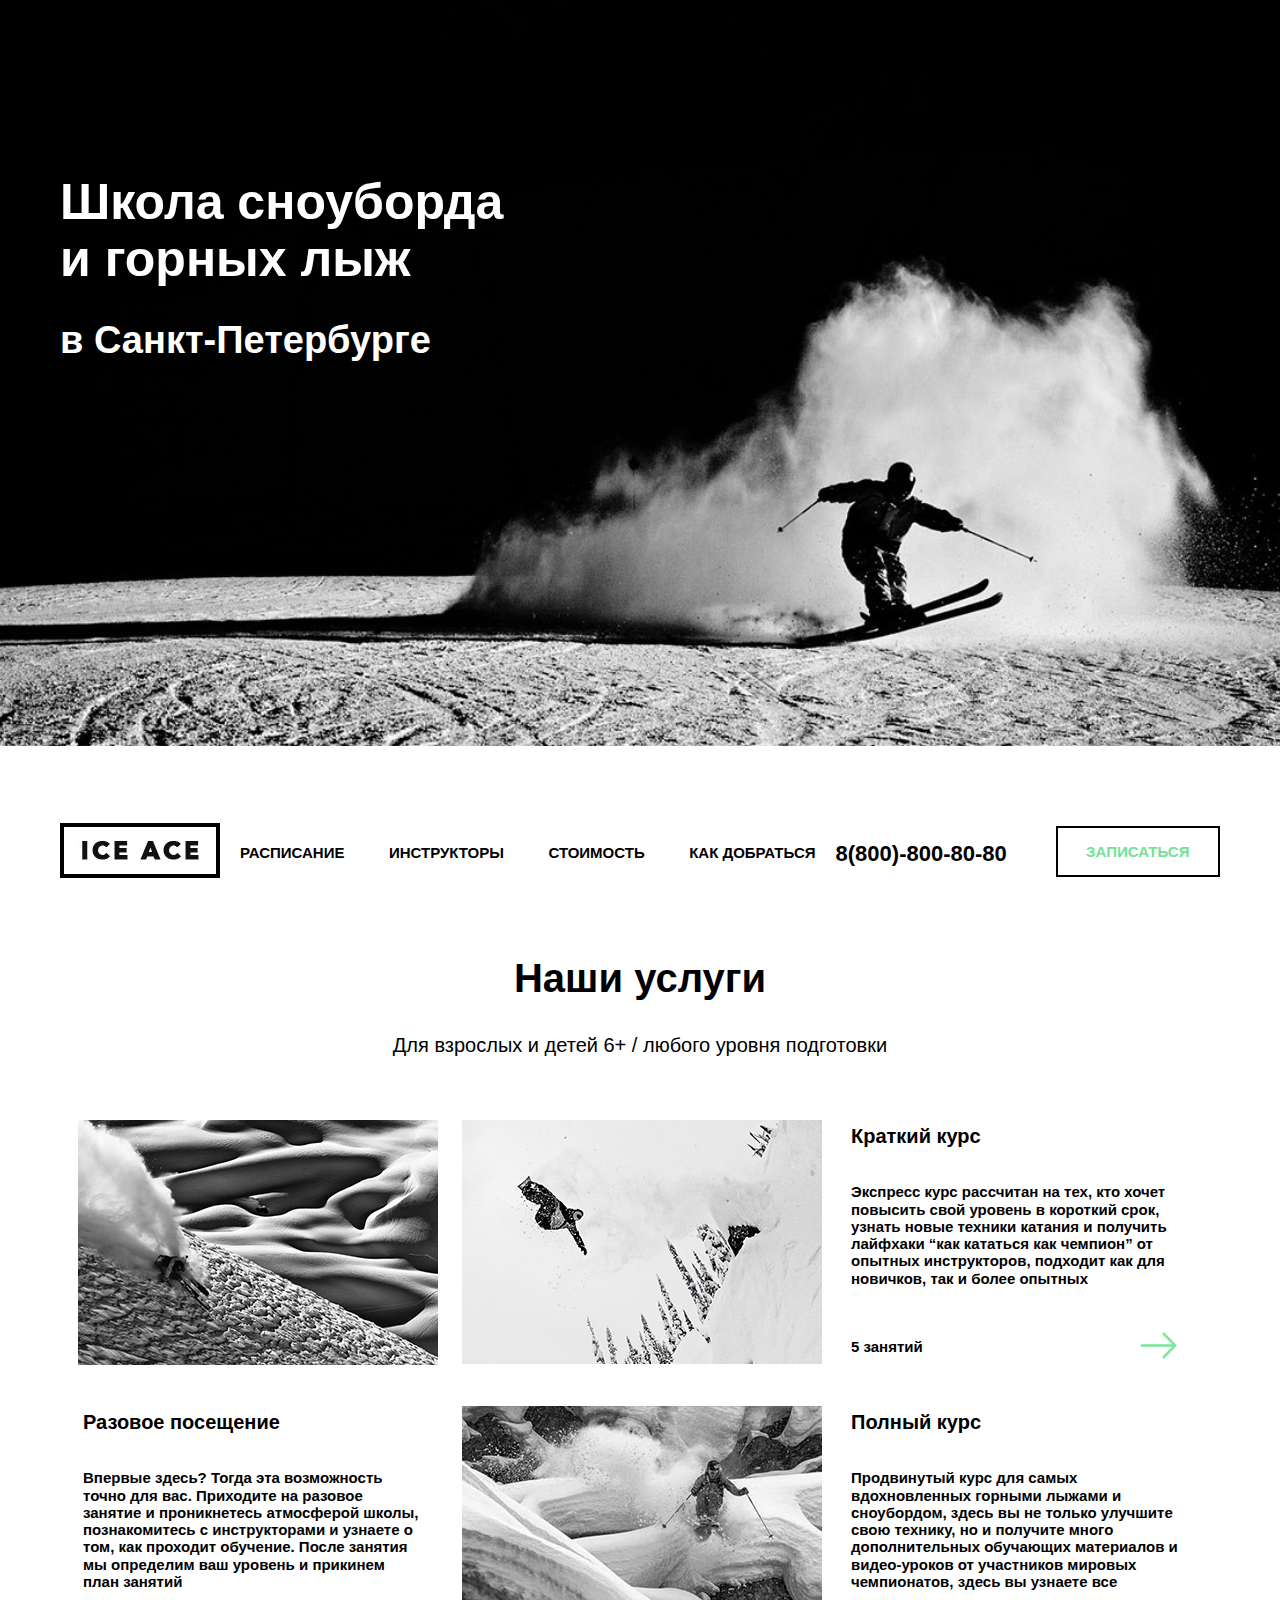
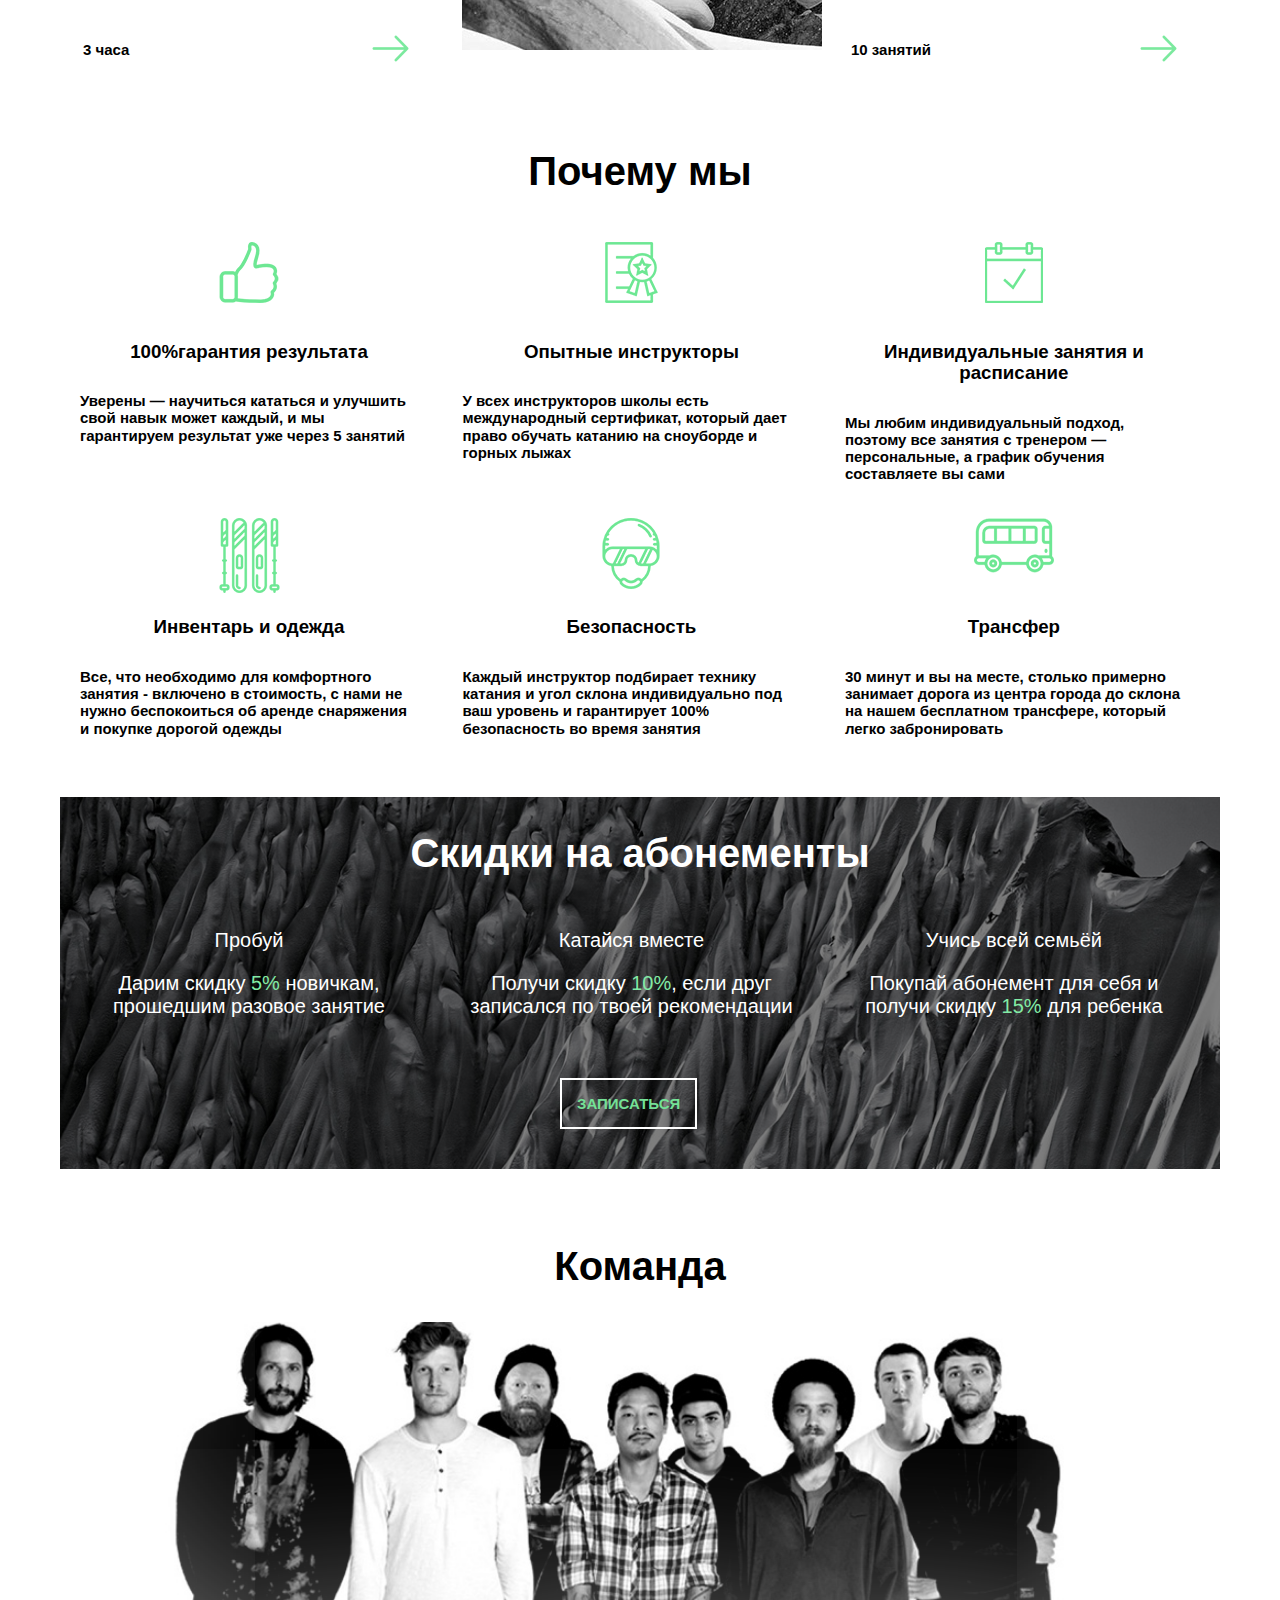
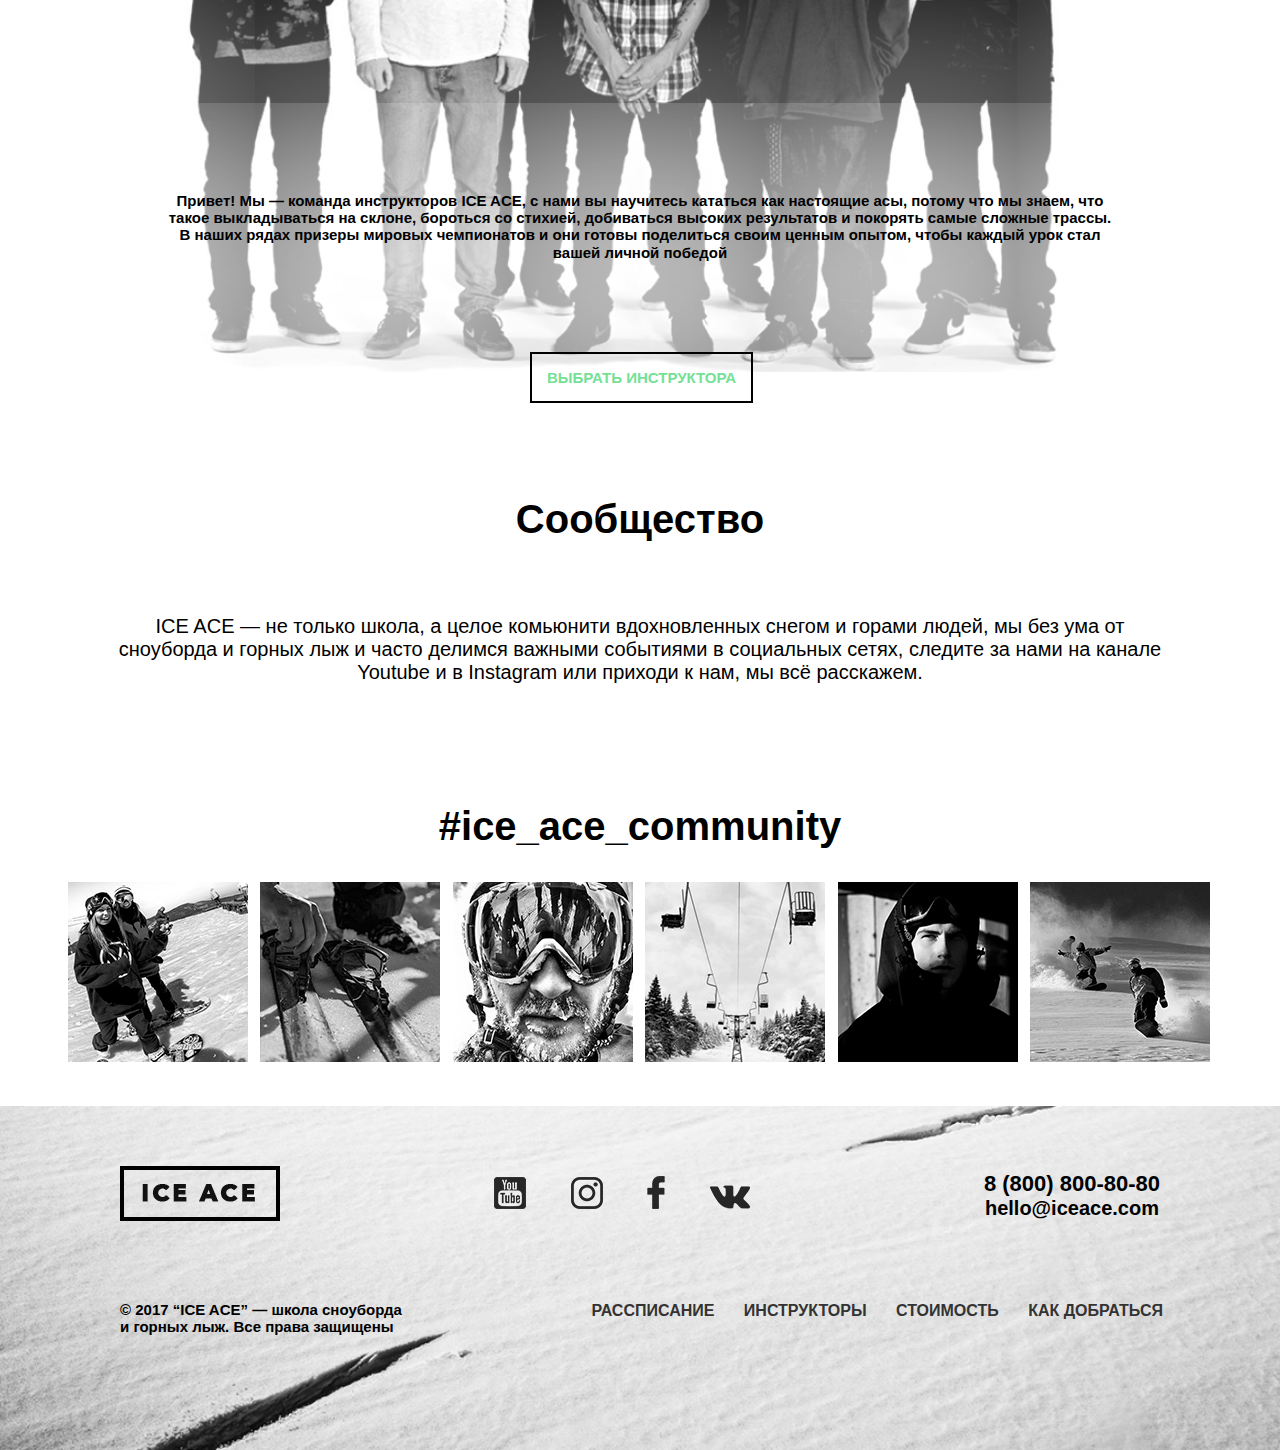
<file: index.html>
<!DOCTYPE html>
<html lang="ru">
<head>
	<meta charset="UTF-8">
	<title>Школа сноуборда и горных лыж</title>
	<link rel="stylesheet" href="style/normalize.css">
	<link rel="stylesheet" href="style/style.css">

</head>
<body>

	<header>
		<div class="promo">
			<div class="container">
			<h1>Школа сноуборда и горных лыж 
				<span>в Санкт-Петербурге</span></h1>
			</div>
		</div>

		<div class="container">

			<div class="logo">
				<img src="img/logo.jpg" alt="Logo">		
			</div>

			<nav>
				<ul class="main">
					<li><a class="main-link" href="schedule.html">Расписание</a></li>
					<li><a class="main-link" href="instructors.html">Инструкторы</a></li>
					<li><a class="main-link" href="#">Стоимость</a></li>
					<li><a class="main-link" href="#">Как добраться</a></li>
				</ul>
			</nav>

			<a class="phone" href="tel:+7(800)-800-80-80">8(800)-800-80-80</a>
			<a class="button" href="schedule.html">Записаться</a>
		
		</div>				
	</header>

	<main>
		
		<section class="services">
			<div class="container">
			<h2>Наши услуги</h2>
			<p>Для взрослых и детей 6+ / любого уровня подготовки </p>
			<div class="box">
				<div class="img"><img src="img/ski1.jpg" alt="ski1"></div>
				<div class="img"><img src="img/ski2.jpg" alt="ski2"></div>
				<div class="text"> 
					<h3>Краткий курс</h3>
					<p>Экспресс курс рассчитан на тех, кто хочет 
					повысить свой уровень в короткий срок, 
					узнать новые техники катания и получить 
					лайфхаки “как кататься как чемпион” 
					от опытных инструкторов, подходит как 
					для новичков, так и более опытных</p>
					<div class="box-link">
					<p>5 занятий</p>
					<a class="arrow" href="#"></a>
					</div>
				</div>
				<div class="text"> 
					<h3>Разовое посещение</h3>
					<p>Впервые здесь? Тогда эта возможность точно для вас. Приходите на разовое занятие 
					и проникнетесь атмосферой школы, познакомитесь с инструкторами и узнаете 
					о том, как проходит обучение. После занятия мы определим ваш уровень и прикинем план занятий</p>
					<div class="box-link">
						<p>3 часа</p>
						<a class="arrow" href="#"></a>
					</div>
				</div>
				<div class="img"><img src="img/ski3.jpg" alt="ski3"></div>
				<div class="text"> 
				<h3>Полный курс</h3>
				<p>Продвинутый курс для самых вдохновленных 
				горными лыжами и сноубордом, здесь вы 
				не только улучшите свою технику, но 
				и получите много дополнительных обучающих 
				материалов и видео-уроков от участников 
				мировых чемпионатов, здесь вы узнаете все</p>
				<div class="box-link">
					<p>10 занятий</p>
					<a class="arrow" href="#"></a>
				</div>
				</div>
				</div>
			</section>

		<section class="why">
			<div class="container">
				<h2>Почему мы</h2>
				<div class="why-section">
					<div class="why-img">
						<img src="img/like.png" alt="like">
					</div>					
					<h3>100%гарантия результата</h3>
					<p>Уверены — научиться кататься и улучшить свой навык может каждый, и мы гарантируем результат уже через 5 занятий</p>
				</div>
				<div class="why-section">
					<div class="why-img">
						<img src="img/certificate.png" alt="certificate">
					</div>
					<h3>Опытные инструкторы</h3>
					<p>У всех инструкторов школы есть международный сертификат, который дает право обучать катанию на сноуборде и горных лыжах</p>
				</div>
				<div class="why-section">
					<div class="why-img">
						<img src="img/Today-100.png" alt="tick">
					</div>
					<h3>Индивидуальные занятия и расписание</h3>
					<p>Мы любим индивидуальный подход, поэтому все занятия с тренером — персональные, 
а график обучения составляете вы сами</p>
				</div>
				<div class="why-section">
					<div class="why-img">
						<img src="img/ski.png" alt="ski">
					</div>
					<h3>Инвентарь и одежда</h3>
					<p>Все, что необходимо для комфортного занятия - включено в стоимость, с нами не нужно беспокоиться об аренде снаряжения и покупке дорогой одежды</p>
				</div>
				<div class="why-section">
					<div class="why-img">
						<img src="img/snowboard-helmet.png" alt="helmet">
					</div>					
					<h3>Безопасность</h3>
					<p>Каждый инструктор подбирает технику катания и угол склона индивидуально под ваш уровень и гарантирует 100% безопасность во время занятия</p>
				</div>
				<div class="why-section">
					<div class="why-img">
						<img src="img/bus.png" alt="bus">
					</div>
					<h3>Трансфер</h3>
					<p>30 минут и вы на месте, столько примерно занимает дорога из центра города до склона на нашем бесплатном трансфере, который легко забронировать</p>
				</div>
			</div>
		</section>

		<section class="discounts">
			<div class="container">
				<h2>Скидки на абонементы</h2>
				<div class="sales">
					<p class="sales-p">Пробуй</p>
					<p>Дарим скидку <span>5%</span> новичкам, прошедшим разовое занятие</p>
				</div>
				<div class="sales">
					<p class="sales-p">Катайся вместе</p>
					<p>Получи скидку <span>10%</span>, если друг записался по твоей рекомендации</p>
				</div>
				<div class="sales">
					<p class="sales-p">Учись всей семьёй</p>
					<p>Покупай абонемент для себя и получи скидку <span>15%</span> для ребенка
</p>
				</div>
				<a href="schedule.html" class="button-discounts">Записаться</a>
			</div>
		</section>

		<section class="crew">
			<div class="container">
				<h2>Команда</h2>
				<div class="backround">
					<p class="team">Привет! Мы — команда инструкторов ICE ACE, с нами вы научитесь кататься как настоящие асы, 
					потому что мы знаем, что такое выкладываться на склоне, бороться со стихией, добиваться высоких результатов и покорять самые сложные трассы. В наших рядах призеры мировых чемпионатов и они готовы поделиться своим ценным опытом, чтобы каждый урок стал вашей личной победой</p>
				</div>
				<a href="instructors.html" class="button-crew">выбрать инструктора</a>	
			</div>
		</section>

		<section class="community">
			<div class="container">
				<h2>Сообщество</h2>
				<p>ICE ACЕ — не только школа, а целое комьюнити вдохновленных снегом и горами людей, мы без ума 
				от сноуборда и горных лыж и часто делимся важными событиями в социальных сетях, следите за нами 
				на канале Youtube и в Instagram или приходи к нам, мы всё расскажем.</p>
				<script type="text/javascript" charset="utf-8" async src="https://api-maps.yandex.ru/services/constructor/1.0/js/?um=constructor%3Ae0c7e12683b1dc633da13b67337becea42da26f43b822b7880242b9d7d022ef3&amp;width=1160&amp;height=360&amp;lang=ru_RU&amp;scroll=true"></script>
			
			</div>
		</section>

		<section class="photo">
			<div class="container">
				<h2>#ice_ace_community</h2>
				<div class="picture">
					<div class="pic">
						<a href="#"><img src="img/pic1.jpg" alt="photo1"></a>
					</div>
					<div class="pic">
						<a href="#"><img src="img/pic2.jpg" alt="photo1"></a>
					</div>
					<div class="pic">
						<a href="#"><img src="img/pic3.jpg" alt="photo1"></a>
					</div>
					<div class="pic">
						<a href="#"><img src="img/pic4.jpg" alt="photo1"></a>
					</div>
					<div class="pic">
						<a href="#"><img src="img/pic5.jpg" alt="photo1"></a>
					</div>
					<div class="pic">
						<a href="#"><img src="img/pic6.jpg" alt="photo1"></a>
					</div>
				</div>
			</div>			
		</section>

	</main>

	<footer>
		<div class="background">
			<div class="container">

			<img class="logo-footer" src="img/logo-footer.png" alt="Logo">

			<div class="social">
				<a href="#"><img class="social__icon" src="img/youtube-logo.png" alt="youtube"></a>
				<a href="#"><img class="social__icon" src="img/instagram-logo.png" alt="insta"></a>
				<a href="#"><img class="social__icon" src="img/facebook-logo.png" alt="fb"></a>
				<a href="#"><img class="social__icon" src="img/vk.png" alt="vk"></a>
			</div>

			<div class="contacts">
				<a class="number" href="#">8 (800) 800-80-80</a>
				<a class="signature" href="#">hello@iceace.com</a>
			</div>	

			<div class="copirate">
				<p>© 2017 “ICE ACE” — школа сноуборда и горных лыж. Все права защищены </p>
			</div>	

			<div class="nav">
				<a href="schedule.html" class="link">рассписание</a>
				<a href="instructors.html" class="link">инструкторы</a>
				<a href="#" class="link">стоимость</a>
				<a href="#" class="link">как добраться</a>
			</div>
		</div>
		</div>

	</footer>

</body>
</html>
</file>
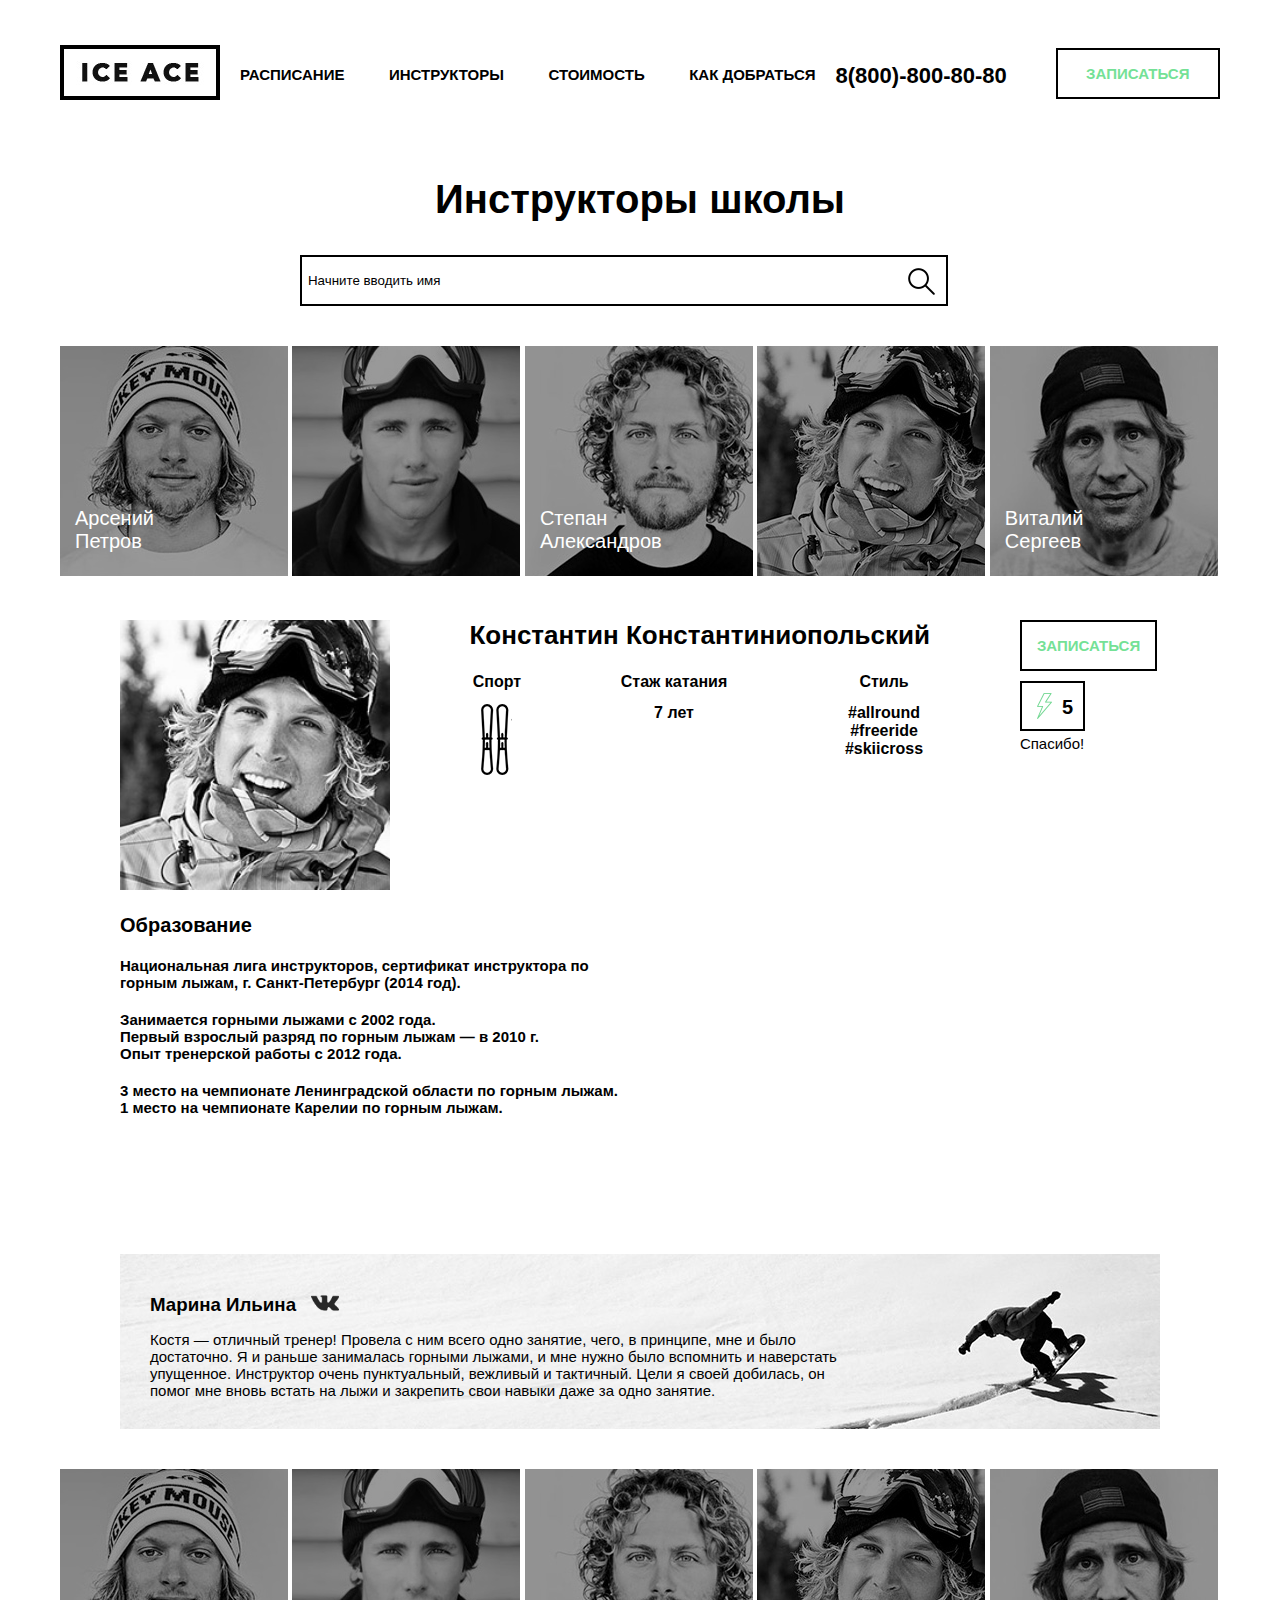
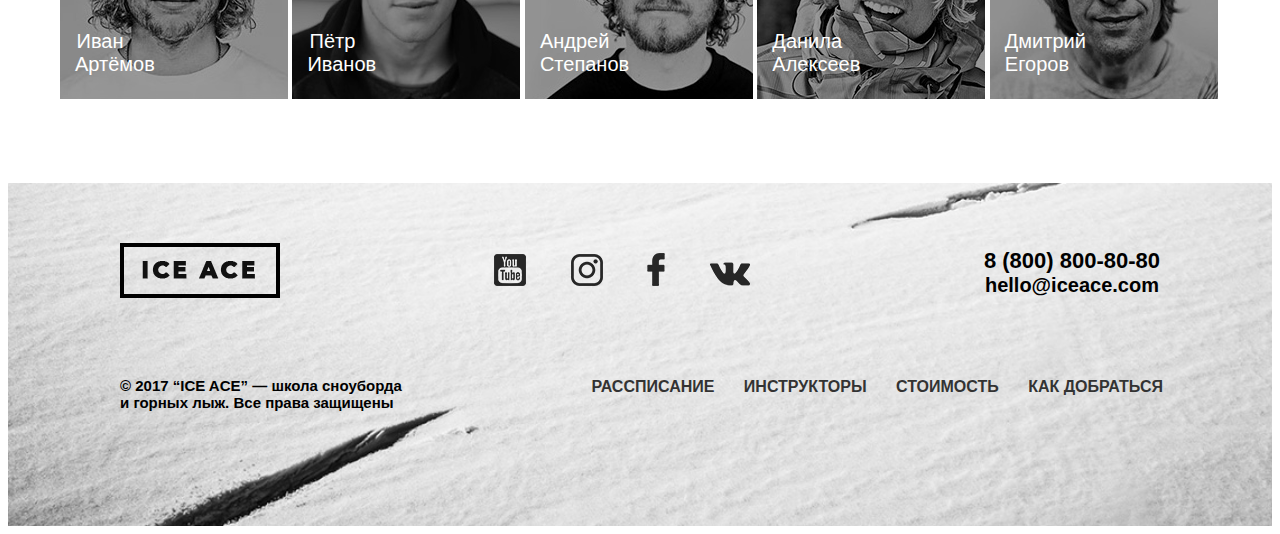
<file: instructors.html>
<!DOCTYPE html>
<html lang="ru">
<head>
	<meta charset="UTF-8">
	<title>Инструкторы</title>
	<link rel="stylesheet" href="style/style.css">
</head>
<body>
	<header>
		<div class="container-trener">

			<div class="logo">
				<a href="index.html"><img src="img/logo.jpg" alt="Logo"></a>
			</div>

			<nav>
				<ul class="main">
					<li><a class="main-link" href="schedule.html">Расписание</a></li>
					<li><a class="main-link" href="#">Инструкторы</a></li>
					<li><a class="main-link" href="#">Стоимость</a></li>
					<li><a class="main-link" href="#">Как добраться</a></li>
				</ul>
			</nav>

			<a class="phone" href="tel:+7(800)-800-80-80">8(800)-800-80-80</a>
			<a class="button" href="#">Записаться</a>
		
		</div>				
	</header>
	

	<main>

		<div class="container">
			<h2>Инструкторы школы</h2>
			<form action="#" align="center">
				<input class="search" type="text" value=" Начните вводить имя">
				<img class="search-img" src="img/search (1).png" alt="search">
			</form>
		</div>


		<section class="instruktor-foto">
			<div class="container">	
				<div class="container__face">
					<a href="#" class="face"><img src="img/face1.jpg" alt="" ><p class="istruktor__name">Арсений Петров</p></a>
					<a href="#" class="face"><img src="img/face2.jpg" alt="" >
					<p class="istruktor__name"></p></a>
					<a href="#" class="face"><img src="img/face3.jpg" alt="" >
					<p class="istruktor__name">Степан Александров</p></a>
					<a href="#" class="face"><img src="img/face4.jpg" alt="" >
					<p class="istruktor__name"></p></a>
					<a href="#" class="face"><img src="img/face5.jpg" alt="" ><p class="istruktor__name">Виталий Сергеев</p></a>
				</div>
			</div>
		</section>

		
		<div class="trener__container">
			
			<section class="trener">
			
				<div class="trener-bio">
					<div class="trener__foto"></div>
					<div class="trener__info">
						<h3>Константин Константиниопольский</h3>
						<table class="info-table">
							<tr>
								<th>Спорт</th>
								<th>Стаж катания</th>
								<th>Стиль</th>
							</tr>
							<tr>
								<th><img src="img/ski (2).png" alt="ski"></th>
								<th>7 лет</th>
								<th>#allround <br> #freeride <br> #skiicross</th>
							</tr>
						</table>
					</div>
					<div class="trener__button">
						<a href="#" class="button">Записаться</a>
						<a href="#" class="button flash">5</a>				
						<p>Спасибо!</p>
					</div>
				</div>

			
			
				<div class="education">
					<div class="description">
						<h3 class="description__title">Образование</h3>
						<p class="description__content">Национальная лига инструкторов, сертификат инструктора 
							по горным лыжам, г. Санкт-Петербург (2014 год). </p>
						<p class="description__content">Занимается горными лыжами с 2002 года. <br>
							Первый взрослый разряд по горным лыжам — в 2010 г. <br>
							Опыт тренерской работы с 2012 года. </p>
						<p class="description__content">3 место на чемпионате Ленинградской области по горным лыжам. 
						1 место на чемпионате Карелии по горным лыжам.</p>
					</div>

					<div class="video">
						<iframe width="560" height="315" src="https://www.youtube.com/embed/N-NEmz_KSSQ?rel=0&amp;showinfo=0" frameborder="0" allowfullscreen></iframe>
					</div>
				</div>
			

				<div class="reviews">
					<h3 class="reviews__title">Марина Ильина</h3> 
					<a href="#"><img class="reviews__img" src="img/vk.png" alt="vk"></a>

					<p class="reviews__content">Костя — отличный тренер! Провела с ним всего одно занятие, чего, в принципе, 
					мне и было достаточно. Я и раньше занималась горными лыжами, и мне нужно было  
					вспомнить и наверстать упущенное. Инструктор очень пунктуальный, вежливый и тактичный. 
					Цели я своей добилась, он помог мне вновь встать на лыжи и закрепить свои навыки даже 
					за одно занятие.</p>
				</div>

			</section>

		</div>


		<section class="instruktor-foto">
			<div class="container">	
				<div class="container__face">
				<a href="#" class="face"><img src="img/face1.jpg" alt="" ><p class="istruktor__name">Иван Артёмов</p></a>
				<a href="#" class="face"><img src="img/face2.jpg" alt="" >
				<p class="istruktor__name">Пётр Иванов</p></a>
				<a href="#" class="face"><img src="img/face3.jpg" alt="" >
				<p class="istruktor__name">Андрей Степанов</p></a>
				<a href="#" class="face"><img src="img/face4.jpg" alt="" >
				<p class="istruktor__name">Данила Алексеев</p></a>
				<a href="#" class="face"><img src="img/face5.jpg" alt="" ><p class="istruktor__name">Дмитрий Егоров</p></a>
				</div>
			</div>
		</section>

	</main>

		<footer>
			<div class="background">
				
			<div class="container">

				<a href="index.html"><img class="logo-footer" src="img/logo-footer.png" alt="Logo"></a>

				<div class="social">
					<a href="#"><img class="social__icon" src="img/youtube-logo.png" alt="youtube"></a>
					<a href="#"><img class="social__icon" src="img/instagram-logo.png" alt="insta"></a>
					<a href="#"><img class="social__icon" src="img/facebook-logo.png" alt="fb"></a>
					<a href="#"><img class="social__icon" src="img/vk.png" alt="vk"></a>
				</div>

				<div class="contacts">
					<a class="number" href="#">8 (800) 800-80-80</a>
					<a class="signature" href="#">hello@iceace.com</a>
				</div>	

				<div class="copirate">
					<p>© 2017 “ICE ACE” — школа сноуборда и горных лыж. Все права защищены </p>
				</div>	

				<div class="nav">
					<a href="schedule.html" class="link">рассписание</a>
					<a href="instructors.html" class="link">инструкторы</a>
					<a href="#" class="link">стоимость</a>
					<a href="#" class="link">как добраться</a>
				</div>
			</div>
		</div>

	</footer>


</body>
</html>
</file>
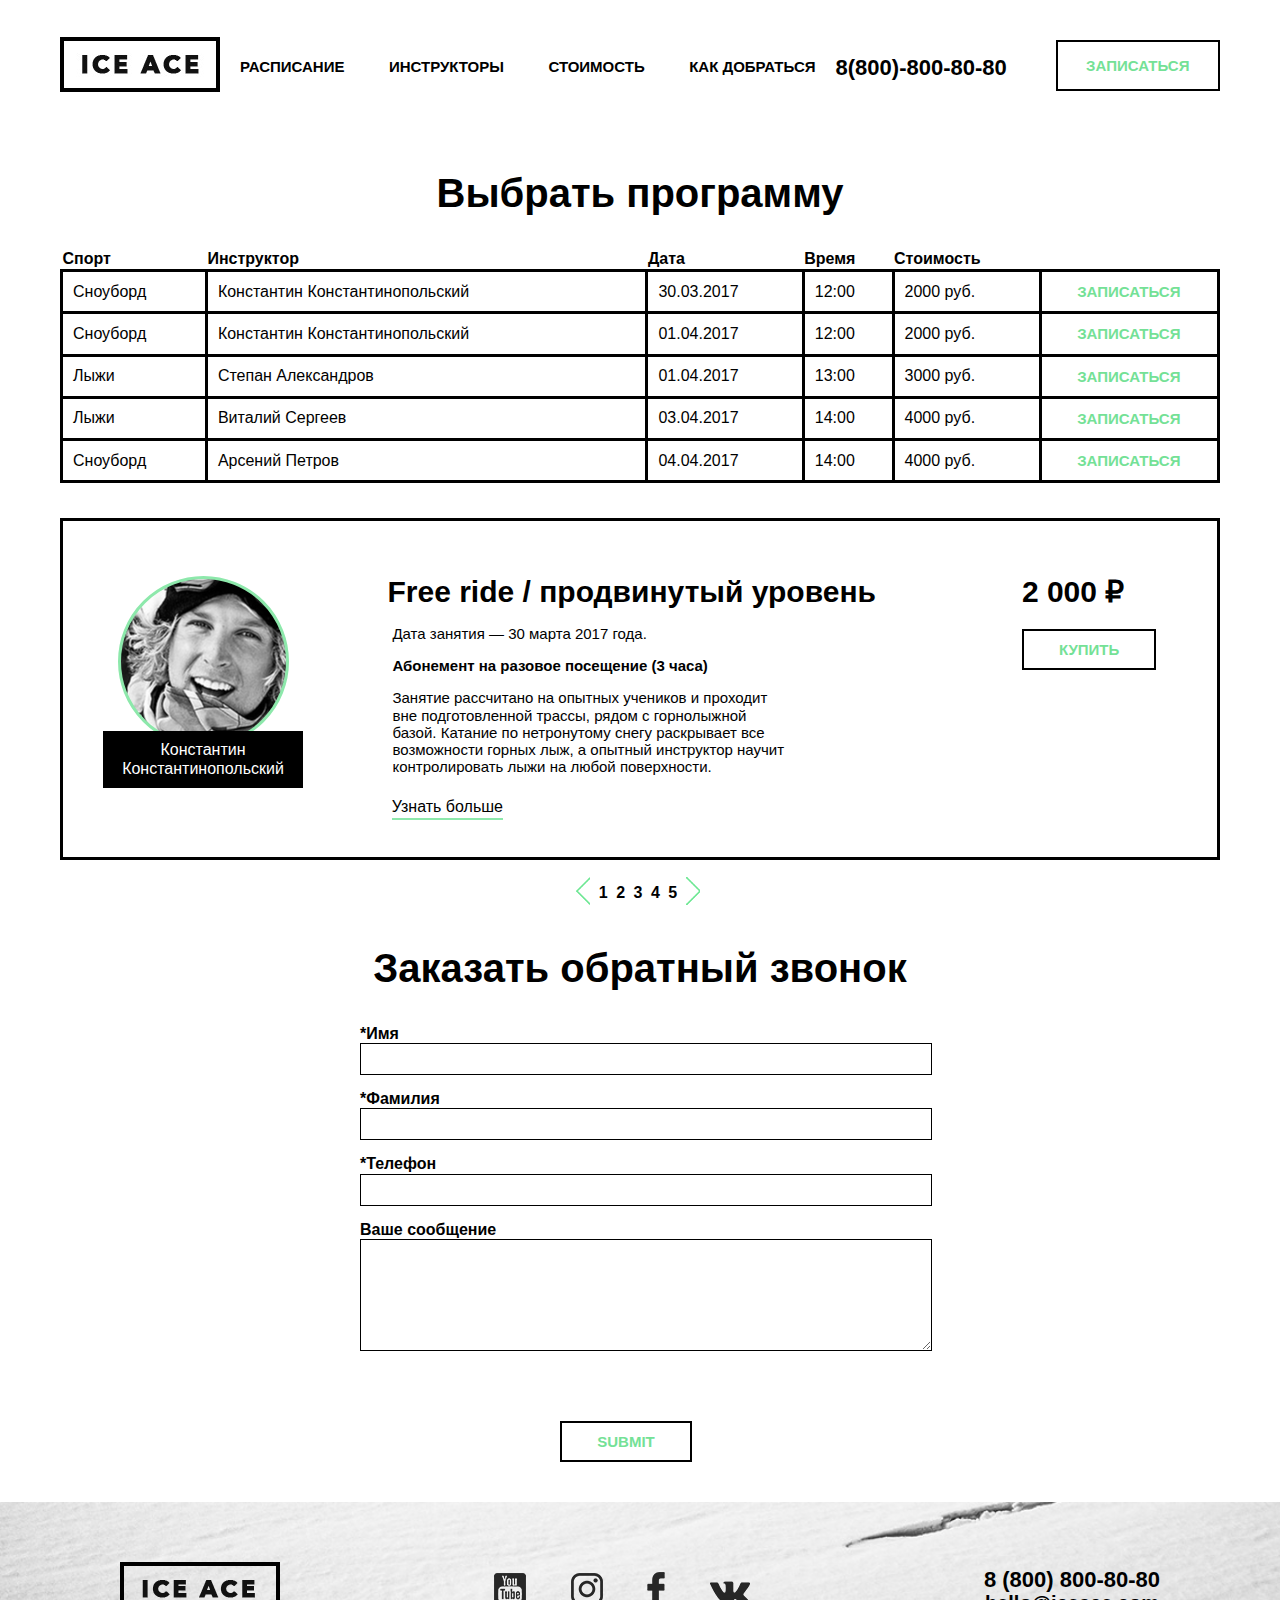
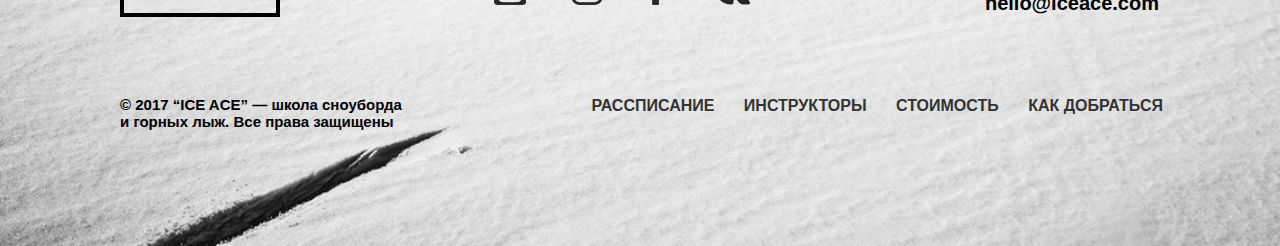
<file: schedule.html>
<!DOCTYPE html>
<html lang="ru">
<head>
	<meta charset="UTF-8">
	<title>Рассписание</title>
	<link rel="stylesheet" href="style/normalize.css">
	<link rel="stylesheet" href="style/style.css">
</head>
<body>

	<header>
		<div class="container-trener">

			<div class="logo">
				<a href="index.html"><img src="img/logo.jpg" alt="Logo"></a>
			</div>

			<nav>
				<ul class="main">
					<li><a class="main-link" href="#">Расписание</a></li>
					<li><a class="main-link" href="instructors.html">Инструкторы</a></li>
					<li><a class="main-link" href="#">Стоимость</a></li>
					<li><a class="main-link" href="#">Как добраться</a></li>
				</ul>
			</nav>
			<a class="phone" href="tel:+7(800)-800-80-80">8(800)-800-80-80</a>
			<a class="button" href="#">Записаться</a>
		</div>				
	</header>

	<main>
		
		<section class="programm">
			<div class="container">
				<h2>Выбрать программу</h2>
				<table empty-cells: show  class="programm__table">
					<tr class="tabel__line--first">
						<th>Спорт</th>
						<th>Инструктор</th>
						<th>Дата</th>
						<th>Время</th>
						<th>Стоимость</th>
						<!-- <th></th> -->
					</tr>

					<tr class="tabel__line">
						<td>Сноуборд</td>
						<td>Константин Константинопольский</td>
						<td>30.03.2017</td>
						<td>12:00</td>
						<td>2000 руб.</td>
						<td><a href="#" class="button table-button">Записаться</a></td>
					</tr>

					<tr class="tabel__line">
						<td>Сноуборд</td>
						<td>Константин Константинопольский</td>
						<td>01.04.2017</td>
						<td>12:00</td>
						<td>2000 руб.</td>
						<td><a href="#" class="button table-button">Записаться</a></td>
					</tr>

					<tr class="tabel__line">
						<td>Лыжи</td>
						<td>Степан Александров</td>
						<td>01.04.2017</td>
						<td>13:00</td>
						<td>3000 руб.</td>
						<td><a href="#" class="button table-button">Записаться</a></td>
					</tr>


					<tr class="tabel__line">
						<td>Лыжи</td>
						<td>Виталий Сергеев</td>
						<td>03.04.2017</td>
						<td>14:00</td>
						<td>4000 руб.</td>
						<td><a href="#" class="button table-button">Записаться</a></td>
					</tr>


					<tr class="tabel__line">
						<td>Сноуборд</td>
						<td>Арсений Петров</td>
						<td>04.04.2017</td>
						<td>14:00</td>
						<td>4000 руб.</td>
						<td><a href="#" class="button table-button">Записаться</a></td>
					</tr>					
				</table>

				<div class="slider">
					<div class="slider__foto">
						<div class="slider__img"></div>
						<div class="slider__name">Константин Константинопольский</div>
					</div>

					<div class="slider__info">
						<h3 class="slider__info--title">Free ride / продвинутый уровень</h3>
						<p>Дата занятия — 30 марта 2017 года.</p>
						<p class="slider__info--bold">Абонемент на разовое посещение (3 часа)</p>
						<p>Занятие рассчитано на опытных учеников и проходит 
							вне подготовленной трассы, рядом с горнолыжной базой. Катание по нетронутому снегу раскрывает все возможности горных лыж, а опытный инструктор научит контролировать лыжи на любой поверхности.</p>
					</div>

					<div class="slider__price">
						<h3 class="slider__info--title">2 000 ₽<h3>
						<a href="#" class="button slider__price--btn">Купить</a>
					</div>

					<div class="slider__link">
						<a href="#" class="slider__link--color">Узнать больше</a>
					</div>
				</div>

				<div class="slider__number-list">
					<a class="strelki" href="#"><img src="img/Prev.png" alt="back"></a>
					<a href="#">1</a>
					<a href="#">2</a>
					<a href="#">3</a>
					<a href="#">4</a>
					<a href="#">5</a>
					<a class="strelki" href="#"><img src="img/next.png" alt=""></a>
				</div>
			</div>
		</section>

		<section class="callback">
			<div class="container__form">
				<h2>Заказать обратный звонок</h2>
				<form action="#">
					<label class="callback-text" for="text__name">*Имя</label>
					<input id="text__name" class="form-input" type="text">
					<label class="callback-text" for="text__name">*Фамилия</label>
					<input class="form-input" type="text">
					<label class="callback-text" for="text__name">*Телефон</label>
					<input class="form-input" type="tel">
					<label class="callback-text" for="text__name">Ваше сообщение</label>
					<textarea class="form-input form-input--big"></textarea>
					<input type="submit" class="button button__form">
				</form>
			</div>
		</section>


	</main>

	<footer>
		<div class="background">
			<div class="container">

				<a href="index.html"><img class="logo-footer" src="img/logo-footer.png" alt="Logo"></a>

				<div class="social">
					<a href="#"><img class="social__icon" src="img/youtube-logo.png" alt="youtube"></a>
					<a href="#"><img class="social__icon" src="img/instagram-logo.png" alt="insta"></a>
					<a href="#"><img class="social__icon" src="img/facebook-logo.png" alt="fb"></a>
					<a href="#"><img class="social__icon" src="img/vk.png" alt="vk"></a>
				</div>

				<div class="contacts">
					<a class="number" href="#">8 (800) 800-80-80</a>
					<a class="signature" href="#">hello@iceace.com</a>
				</div>	

				<div class="copirate">
					<p>© 2017 “ICE ACE” — школа сноуборда и горных лыж. Все права защищены </p>
				</div>	

				<div class="nav">
					<a href="schedule.html" class="link">рассписание</a>
					<a href="instructors.html" class="link">инструкторы</a>
					<a href="#" class="link">стоимость</a>
					<a href="#" class="link">как добраться</a>
				</div>
			</div>
		</div>

	</footer>
	
</body>
</html>
</file>
<file: style/style.css>
/*Общие стили*/
@font-face {
	font-family: "Futura";
	src: url("../fonts/FUTURABOLD.TTF") format("ttf"),
	font-style: normal;
 	font-weight: normal;
}

body {
	font-family: "Futura", sans-serif;
}

.container {
	width: 1160px;
	margin: 0 auto;
	overflow: hidden;
	margin-top: 40px;
	box-sizing: border-box;
}

.container-trener {
	width: 1160px;
	margin: 0 auto;
	overflow: hidden;
	box-sizing: border-box;
}


h2 {
	font-size: 40px;
	text-align: center;
}


section p {
	font-size: 20px;
	margin: 5px;
	text-align: center;
}





/*Промо блок*/
.promo {
	padding-top: 100px;
	padding-bottom: 350px;
	background-image: url(../img/promo-bg.jpg);
	background-size: cover;
	background-position: center bottom;

}
.promo h1 {
	color: #fff;
	font-size: 50px;
	width: 470px;

}
.promo span {
	font-size: 38px;
	display: block;
	margin-top: 30px;
}







/*Меню + лого*/

.logo {
	float: left;
	margin-top: 37px;
}

.phone {
	float: left;
	margin-right: 24px;
	text-decoration: none;
	color: #000;
	font-size: 22px;
	font-weight: bold;
	margin-top: 55px;
}

header .button {
	float: left;
	border: 2px solid #000;
	color: #74e196;
	text-transform: uppercase;
	text-align: center;
	font-weight: bold;
	text-decoration: none;
	width: 130px;
	margin-top: 40px;
	padding: 15px;
	font-size: 15px;
}

nav {
	float: left;
	text-transform: uppercase;
}

.main {
	padding: 0;
	margin: 0;
	margin-top: 43px;
}

nav li {
	display: inline-block;
	padding: 15px 20px;
}

.main-link {
		font-size: 15px;
		font-weight: bold;
		text-decoration: none;
		color: #000;
}

.main-link:hover {
	border-bottom: 2px solid #74e196;
	padding-bottom: 5px;
}

.services h3 {
	font-size: 20px;
	text-align: left;
	margin: 5px;
	margin-bottom: 30px;
}






/*Секция сервис*/
.box {
	overflow: hidden;
	margin-top: 45px;
}

.box .img {
	display: inline-block;
	float: left;
	width: 30%;
	margin: 18px;

}
.box .text {
	display: inline-block;
	float: left;
	width: 30%;
	margin: 18px;
	height: 250px;
	text-align: left;
}

.box p {
	display: inline-block;
	text-align: left;
	font-size: 15px;
	font-weight: bold;
}

.box-link {
	margin-top: 30px;
}

.box-link p {
	width: 150px;
}


.arrow {
	position: relative;
	top: 10px;
	background-image: url(../img/right-arrow.png);
	display: inline-block;
	width: 37px;
	height: 30px;
	background-repeat: no-repeat;
	margin-left: 130px;
	
}





/* Секция Почему мы*/
.why-section {
	text-align: center;
	display: inline-block;
	width: 30%;
	vertical-align: top;
	padding: 15px;
}

.why-img {
	display: inline-block;
	width: 80px;
	height: 80px;
}

.why-section p {
	text-align: left;
	margin-top: 30px;
	font-size: 15px;
	font-weight: bold;
}







/*Секция скидки*/

.discounts .container{
	/*background-image: url(../img/sales.jpg);*/
	background-image:linear-gradient(rgba(0, 0, 0, 0.5), rgba(0, 0, 0, 0.5)),url('../img/sales.jpg');
	background-repeat: no-repeat;
	background-size: cover;
	background-position: center;
	color: #fff;
}



.discounts span {
	color: #83eba5;
}

.sales {
	display: inline-block;
	width: 30%;
	text-align: center;
	font-size: 20px;
	padding: 15px;
}

.sales-p {
	padding-bottom: 15px;
}

.button-discounts	{
	display: inline-block;
	margin: 40px 0px 40px 500px;
	border: 2px solid #fff;
	color: #74e196;
	text-transform: uppercase;
	text-align: center;
	font-weight: bold;
	text-decoration: none;
	padding: 15px;
	font-size: 15px;
}

.button-discounts:hover {
	color: #fff;
	background-color: #74e196;
}

.button-discounts:active {
	background-color: #000;
	color: #74e196;
}


/*Секция Команда*/

.backround {
	background-image: url(..//img/team.jpg);
	background-repeat: no-repeat;
	background-size: cover;
	background-position: center;
	text-align: center;
	box-shadow: inset 0 -300px 250px rgba(255, 255, 255, 0.8);
	height: 650px;
}

.team {
	padding: 470px 100px 30px 100px;
	font-size: 15px;
	font-weight: bold;
}

.button-crew {
	display: inline-block;
	margin: 0px auto;
	/*margin-top: 40px;*/
	border: 2px solid #000;
	color: #74e196;
	text-transform: uppercase;
	text-align: center;
	font-weight: bold;
	text-decoration: none;
	padding: 15px;
	font-size: 15px;
	position: relative;
	top: -20px;
	left: 470px;
}

.button-crew:hover {
	background-color: #74e196;
	color: #fff;
}

.button-crew:active {
	color: #74e196;
	background-color: #fff;
}


/*Секция сообщество*/

.community p {
	padding: 40px;
}




/*Секция фоток-ссылок*/

.pic {
	display: inline-block;
	padding-left: 8px;
}





/*Подвал*/

.background {
	background-image: url(../img/footer-bg.jpg);
	background-repeat: no-repeat;
	background-size: cover;
	width: 100%;
}

.logo-footer {
	display: inline-block;
	margin: 60px;
}

.social {
	display: inline-block;
	margin: 70px 50px 70px 150px;
	vertical-align: top;
}

.social__icon:hover {
	opacity: .6;

}

.social__icon {
	margin-right: 40px;
}

.contacts {
	float: right;
	text-align: center;
	display: inline-block;
	margin-top: 65px;
	margin-right: 60px;
	font-weight: bold;
}

.contacts a {
text-decoration: none;
color: #000;	
}

.number {
	display: block;
	font-size: 22px;
}

.signature {
	display: block;
	font-size: 20px;
}

.copirate {
	display: inline-block;
	margin-left: 60px;
	margin-bottom: 100px;
	width: 290px;
	font-size: 15px;
	font-weight: bold;
}

.nav {
	float: right;
	margin-right: 32px;
	padding-top: 16px;
}

.link {
	text-decoration: none;
	color: #333333;
	text-transform: uppercase;
	padding-right: 25px;
	font-size: 16px;
	font-weight: bold;
}

.link:hover {
	color: #000;
}















/*Страница Инструкторы*/
form {
	padding-left: 30px;
}

.search {
	border: 2px solid #000;
	height: 45px;
	width: 640px;
}

.search-img {
	position: relative;
	left: -45px;
	top: 10px;
}


/*секция фоток инструкторов*/


.container__face {
	margin-bottom: 40px;
}

.face {
	position: relative;
	display: inline-block;
	width: 228px;
	height: 230px;
	overflow: hidden;
}

.face:before {
	content: '';
	position: absolute;
	width: 100%;
	height: 100%;
	background-color: rgba(0, 0, 0, .4);
}

.face:hover:before {
	display: none;
}

.istruktor__name {
	display: inline-block;
	position: relative;
	top: -80px;
	width: 50px;
	padding-left: 10px;
	color: #fff;
}


/*Секция тренер*/

.trener__container {
	width: 1040px;
	margin: 0 auto;
	overflow: hidden;
	box-sizing: border-box;
}

.trener__foto {
	display: inline-block;
	background-image: url(../img/face4.jpg);
	background-repeat: no-repeat;
	background-size: cover;
	height: 270px;
	width: 270px;
}

.trener__info {
	display: inline-block;
	vertical-align: top;
	padding-left: 45px;
	width: 535px;
}

.trener__info h3 {
	margin: 0;
	font-size: 26px;
	padding-left: 30px;
}

.trener__button {
	display: inline-block;
	vertical-align: top;
	margin-left: 16px;
	width: 150px;
}

.button {
	float: left;
	border: 2px solid #000;
	color: #74e196;
	text-transform: uppercase;
	text-align: center;
	font-weight: bold;
	text-decoration: none;
	padding: 15px;
	font-size: 15px;
	margin-left: 25px;
}

.button:hover {
	color: #fff;
	background-color: #74e196;
}

.button:active {
	color: #74e196;
	background-color: #fff;
}

.flash {
	position: relative;
	font-size: 20px;
	color: #000;
	padding: 10px;
	margin-top: 10px;
}

.flash:before {
	content: '';
	position: relative;
	background-image: url(../img/flash.png);
	display: inline-block;
	height: 26px;
	width: 25px;
	background-repeat: no-repeat;
	background-position: center;
	vertical-align: bottom;
	margin-right: 5px;
}

.trener__button p {
	text-align: left;
	font-size: 15px;
	margin-top: 115px;
	margin-left: 25px;
}

.info-table	{
	width: 100%;
	padding-top: 10px;
}

.info-table th {
	vertical-align: top;
	padding-top: 10px;
}


.reviews {
	background-image: url(../img/reviews-backg.jpg);
	background-size: cover;
	background-position: center bottom;
	margin: 0;
	padding: 0;
}

.reviews__content {
	margin: 0;
	font-size: 15px;
	width: 695px;
	padding-bottom: 20px;
	text-align: left;
	padding: 5px 5px 30px 30px;
}

.reviews__title {
	display: inline-block;
	margin: 0;
	padding: 40px 10px 10px 30px;
}

.reviews__img {
	display: inline-block;
	width: 28px;
	height: 16px;
}

.education {
	margin: 20px 0;
}

.description {
	display: inline-block;
	vertical-align: top;
	width: 49%;
	height: 320px;
}

.description__title {
	margin: 0;
	padding-bottom: 20px;
	font-size: 20px;
	font-weight: bold;
}

.description__content {
	margin: 0;
	font-size: 15px;
	text-align: left;
	padding-bottom: 20px;
	font-weight: bold;
}

.video {
	vertical-align: top;
	display: inline-block;
	width: 50%;
}









/*Страница Рассписание*/

.programm__table {
	border-collapse: collapse;
	width: 100%;
	text-align: left;
}

.tabel__line td {
	border: 3px solid #000;
	padding-left: 10px;
}

.tabel__line :last-child {
	padding-left: 0;
}

.table-button {
	margin-left: 0;
	border: none;
	width: 100%;
	padding: 10px 0;
}

.slider {
	border: 3px solid #000;
	margin-top: 35px;
	box-sizing: border-box;
}


.slider__foto {
	display: inline-block;
	width: 280px;
	position: relative;
}

.slider__img {
	display: inline-block;
	background-image: url(../img/face4.jpg);
	background-repeat: no-repeat;
	background-position: center;
	border: 3px solid #8de8ab;
	height: 165px;
	width: 165px;
	border-radius: 50%;
	margin: 55px;
}

.slider__name {
	position: absolute;
	left: 40px;
	top: 210px;
	display: inline-block;
	background-color: #000;
	text-align: center;
	padding-top: 10px;
	color: #fff;
	width: 200px;
	height: 47px;
}

.slider__info {
	display: inline-block;
	position: relative;
	top: -30px;
	width: 490px;
	text-align: left;
	margin-left: 40px;
}

.slider__info--title {
	font-size: 30px;
	font-weight: bold;
	padding-top: 30px;
	padding-bottom: 10px;
	margin: 0;
}

.slider__info p {
	text-align: left;
	font-size: 15px;
	width: 400px;
}

.slider__info--bold {
	font-weight: bold;
	margin: 0;
	padding: 10px 5px;
}

.slider__price {
	display: inline-block;
	position: relative;
	top: -147px;
	left: 140px;
}

.slider__price--btn {
	float: none;
	margin: 0;
	padding: 10px 35px;
}

.slider__link {
	display: inline-block;
	margin-bottom: 50px;
	text-align: center;
	position: relative;
	top: 10px;
	left: -629px;
}

.slider__link--color {
	padding-bottom: 3px;
	text-decoration: none;
	color: #000;
	border-bottom: 2px solid #8de8ab;
}

.slider__number-list {
	margin: 10px;
	text-align: center;
}

.slider__number-list a {
	text-decoration: none;
	color: #000;
	font-weight: bold;
	padding-right: 4px;
}

.container__form {
	width: 560px;
	margin: 0 auto;
}

form {
	padding: 0;
}

input {
	width: 100%;
}

.strelki {
	position: relative;
	top: 7px;
}

.callback-text {
	text-align: left;
	font-weight: 20px;
	font-weight: bold;
}


.button__form {
	padding: 10px;
	float: none;
	margin-left: 200px;
	margin-top: 50px;
	background-color: #fff;
	width: 132px;
}

.form-input {
	border: 1.5px solid #000;
	padding: 5px;
	height: 20px;
	margin-bottom: 15px;
}

.form-input--big {
	height: 100px;
	width: 560px;
}
</file>
